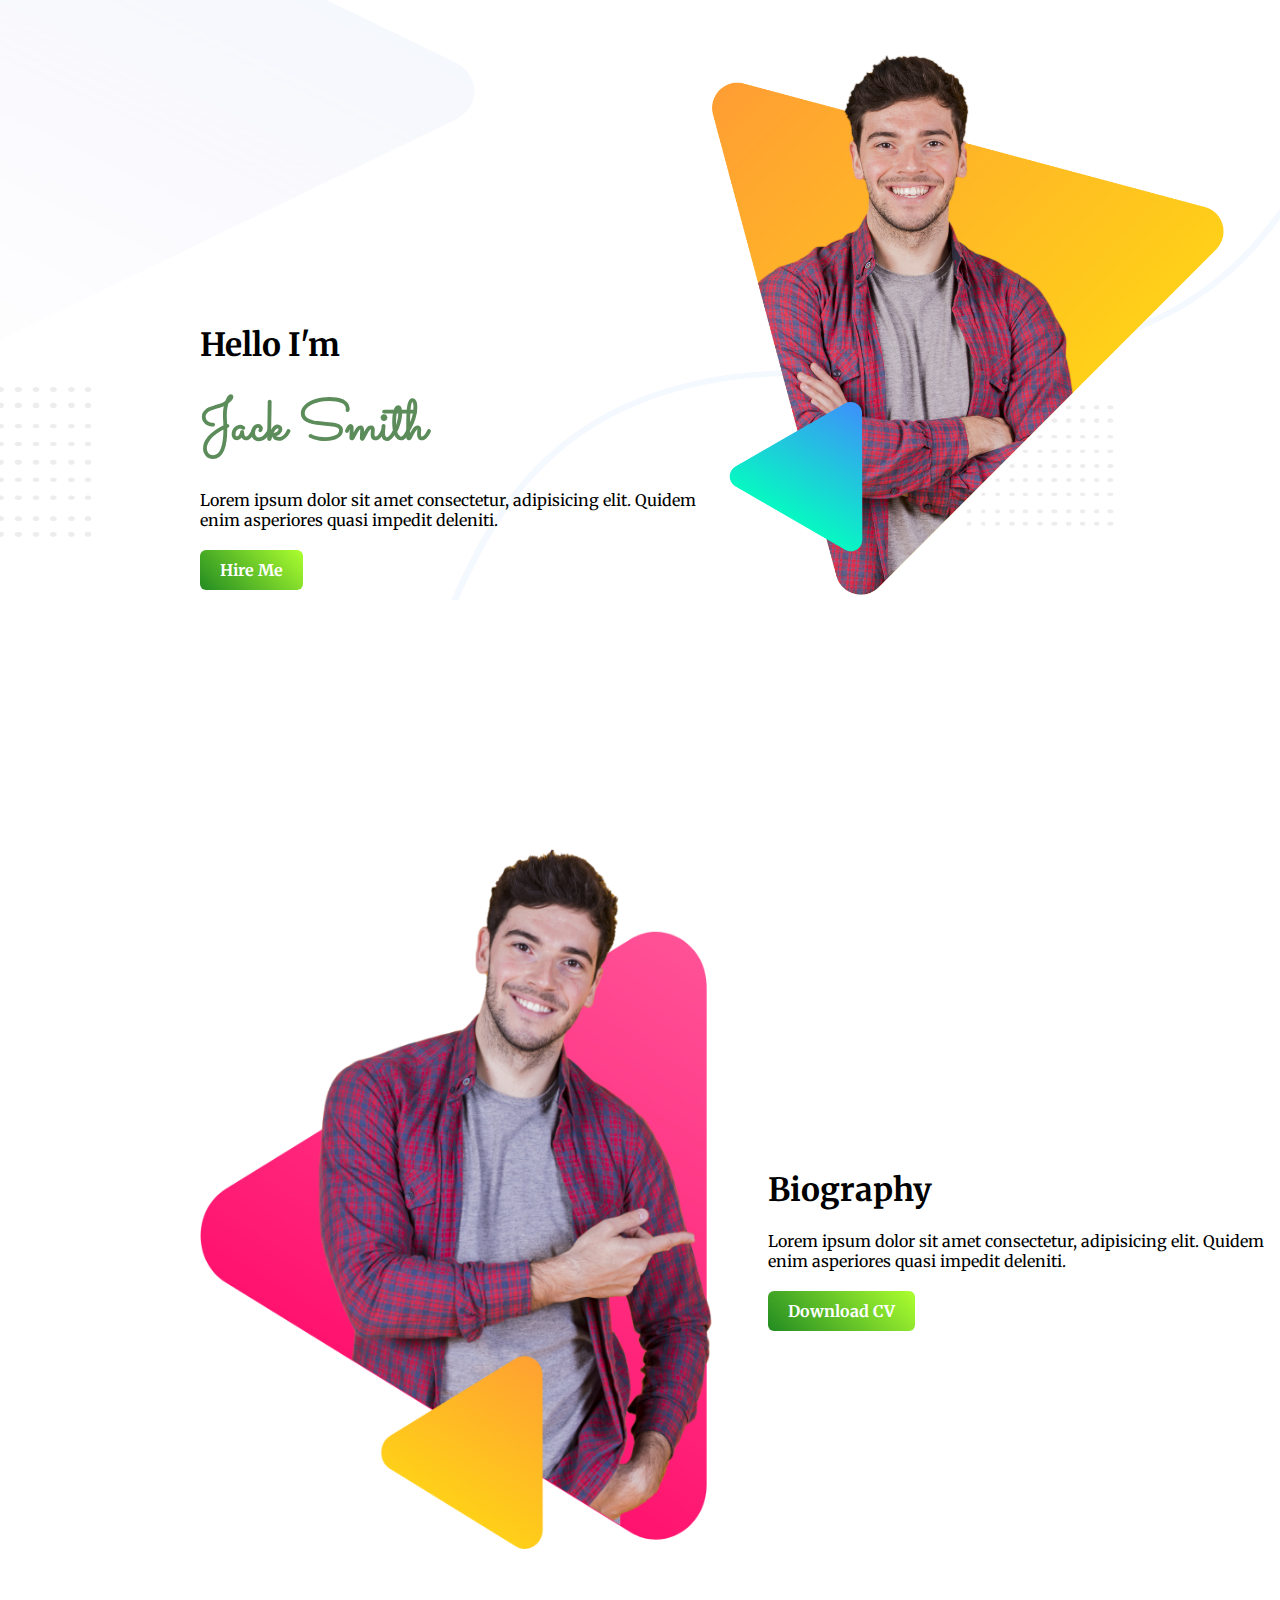
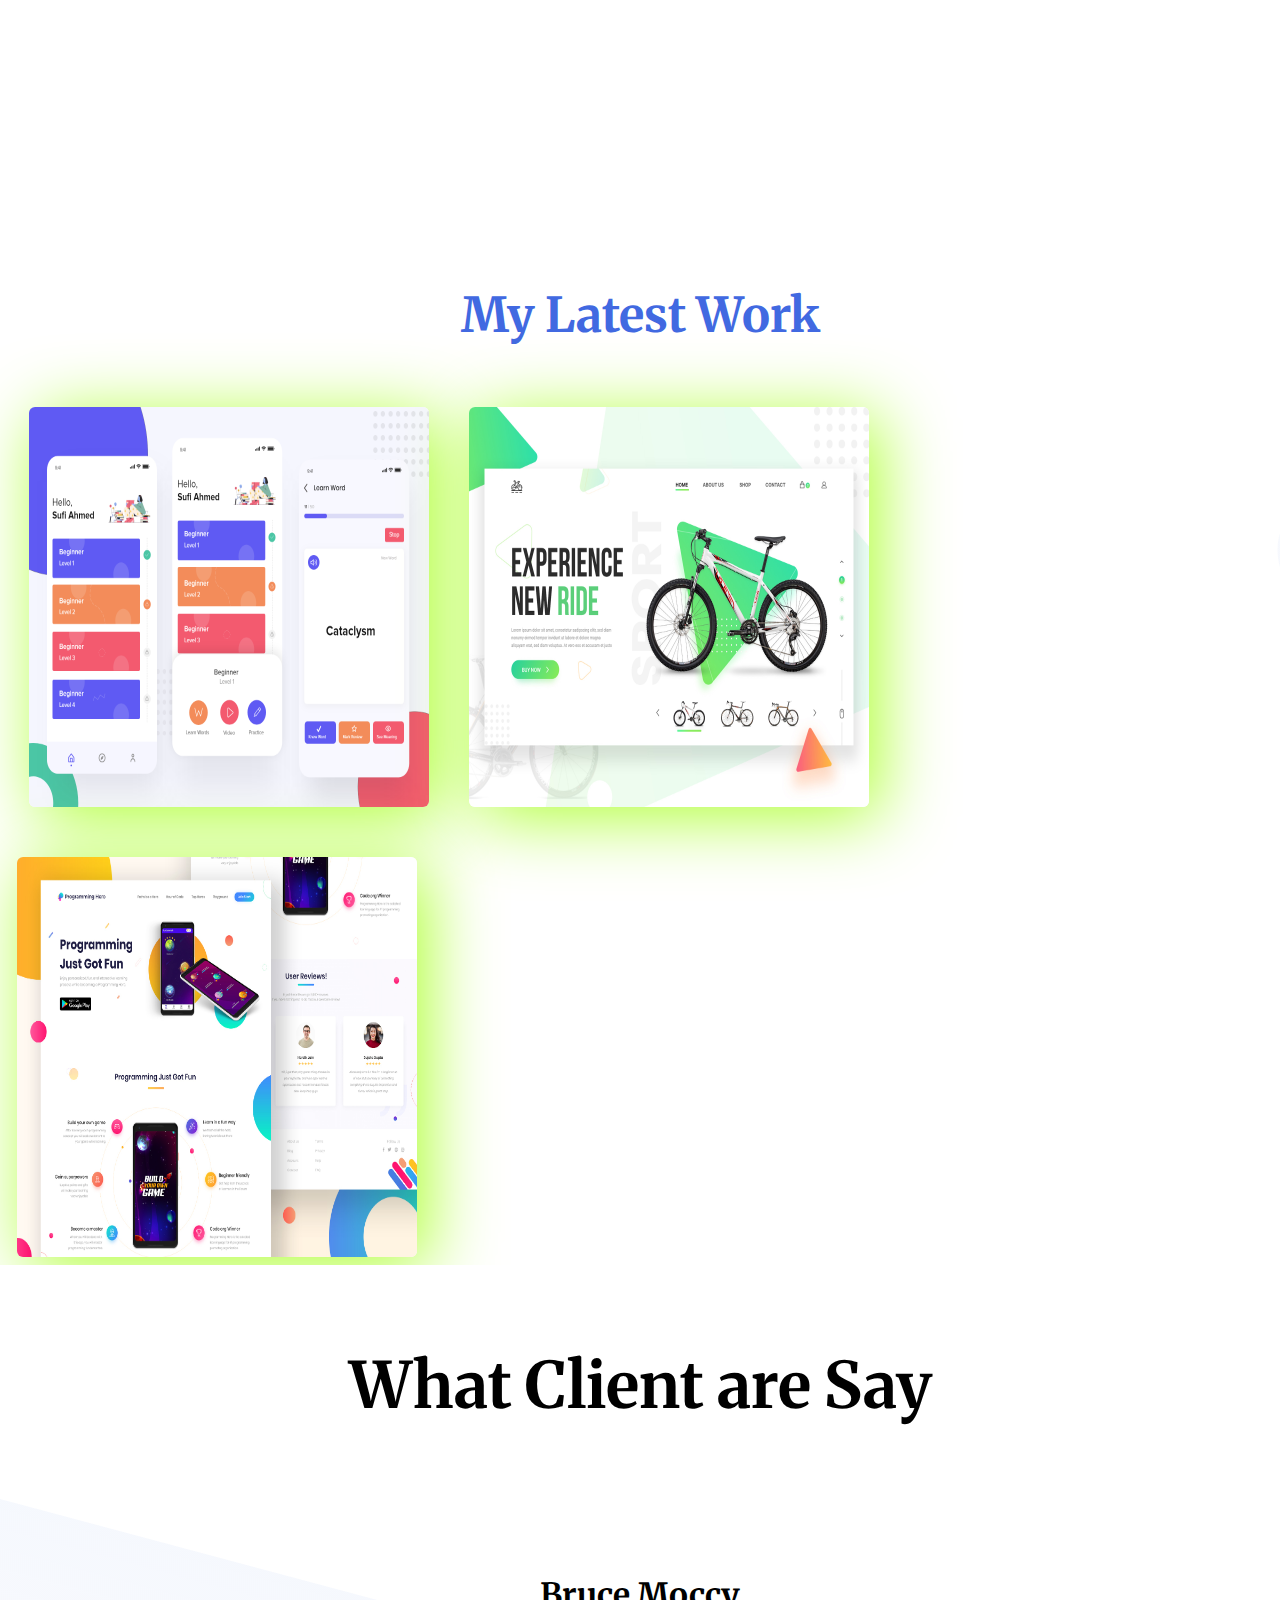
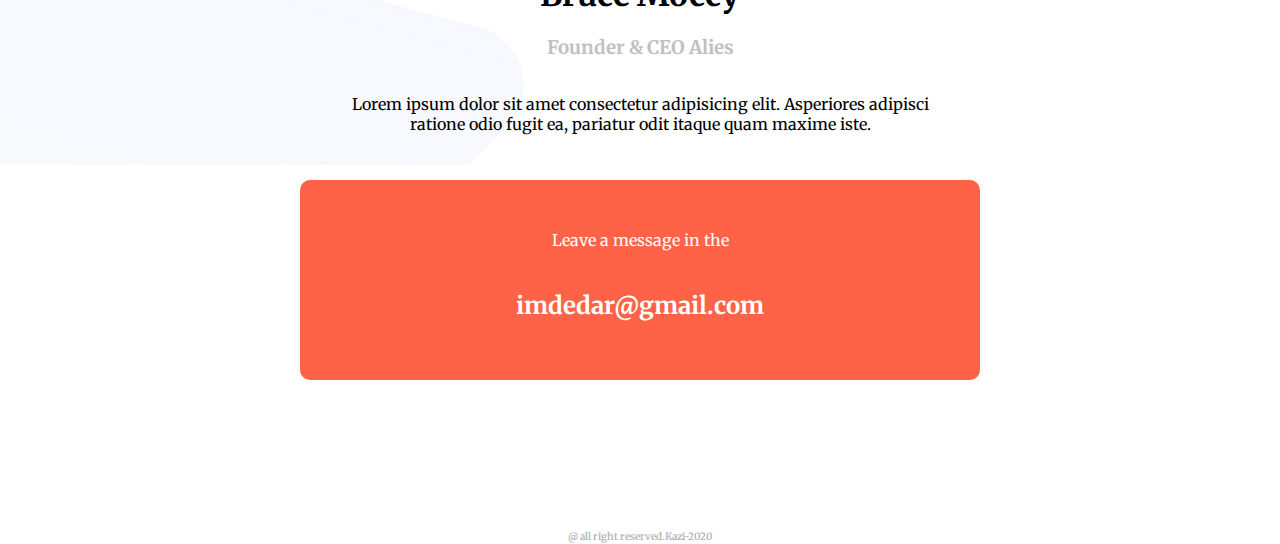
<file: index.html>
<!DOCTYPE html>
<html lang="en">
<head>
    <meta charset="UTF-8">
    <meta name="viewport" content="width=device-width, initial-scale=1.0">
    <title>Kazi Wesite</title>
    <link href="https://fonts.googleapis.com/css?family=Anton|Dancing+Script|Merriweather|Sacramento&display=swap" rel="stylesheet">
    <link rel="icon" href="favicon (1).ico">
    <link rel="stylesheet" href="style.css">
</head>
<body>
    <section class="top-banner">
        <img class="header-img" src="header-bg.png" alt="">
        <div class="half-width">
            <h1>Hello I'm</h1>
            <h1><span class="special-name">Jack Smith</span></h1>
            <p>Lorem ipsum dolor sit amet consectetur, adipisicing elit. Quidem enim asperiores quasi impedit deleniti.</p>
            <a class="button" href="https://www.facebook.com/profile.php?id=100007819035429" target="_blank">Hire Me</a>
        </div>
        <div class="half-width">
            <img class="peter-img" src="peter.png" alt="">
        </div>
    </section>
    <section class="middle-banner"> 
        <div class="half-width">
            <img class="peter-dream" src="peter_dream.png" alt="">
        </div>
        <div class="half-width-middle">
            <h1>Biography</h1>
            <p>Lorem ipsum dolor sit amet consectetur, adipisicing elit. Quidem enim asperiores quasi impedit deleniti.</p>
            <a class="button" href="https://www.facebook.com/profile.php?id=100007819035429" target="_blank">Download CV</a>
    </section>
    <section class="description">
        <h1 class="work-heading">My Latest Work</h1>
        <div class="work-1">
            <img class="image" src="/latest-work/work-1.png" alt="">
        </div>
        <div class="work-2">
            <img class="image"src="/latest-work/work-2.jpg" alt="">
        </div>
        <div class="work-3">
            <img class="image"src="/latest-work/work-3.jpg" alt="">
        </div>

    </section>
    <section class="footer">
        <div class="feedback">
            <h1 class="client">What Client are Say</h1>
            <h1 class="name">Bruce Moccy</h1>
            <h3><span class="fade-area">Founder & CEO Alies</span></h3>
            <div class="paragraph">
                <p>Lorem ipsum dolor sit amet consectetur adipisicing elit. Asperiores adipisci ratione odio fugit ea, pariatur odit itaque quam maxime iste.</p>
            </div>
            
            
        </div>
        <div class="message">
            <p class="client-sms">Leave a message in the</p>
            <h2 class="email">imdedar@gmail.com</h2>

        </div>
        <footer>
            <div class="footer-p">
                <p>@ all right reserved.Kazi-2020</p>
            </div>
            
        </footer>
    </section>
    
    
</body>
</html>
</file>
<file: style.css>
body{
    margin: 0;
    font-family: 'Merriweather' ;
}
.special-name{
    color: #5b8c5a;
    font-size: 3.5rem;
    font-weight: 900;
    font-family: 'Sacramento';
}
.top-banner{
    width: 100%;
    height: 300px;
}
.header-img{
    width: 100%;
    height: 600px;

}
.half-width{
    display: inline-block;
    position: relative;
    bottom: 300px;
    left: 200px;
    width: 40%;
    float: left;
}
.peter-img{
    width: 100%;
    height: auto;
    position: relative;
    display: inline-block;
    bottom: 250px;

}
p{
    margin-bottom: 30px;
}

.button{
    text-decoration: none;
    background-image: linear-gradient(45deg,forestgreen, greenyellow);
    padding: 10px 20px;
    border-radius: 6px;
    color: #ffffff;
    font-weight: 700;
}
.button:hover{
    color: darkcyan;
    text-transform: uppercase;

}
.middle-banner{
    width: 100%;
    height: 300px;
}
.peter-dream{
    width: 100%;
    height: 700px;
}
.half-width-middle{
    width: 40%;
    float: right;
    bottom: 100px;
}
.description{
    background-image: url("latest-work-bg.png");
    width: 100%;
    height: 500px;
    display: inline-block;
    position: relative;
}
.work-heading{
    text-align: center;
    color: royalblue;
    font-size: 3rem;
}

.work-1{
    width: 30%;
    height: 400px;
    display: inline-block;
    position: relative;
    margin: 2%;
}
.work-2{
    width: 30%
    height: 400px;
    display: inline-block;
    position: relative;
    margin: 2%;
}
.work-3{
    widows: 30%;
    height: 400px;
    display: inline-block;
    position: relative;
    margin: 1%;
}
.image{
    width: 400px;
    height: 400px;
    margin: 1%;
    box-shadow: 10px 10px 70px greenyellow;
    border-radius: 6px;
}
.footer{
    background-image: url("footer-bg.png");
    width: 100%;
    height: 500px;
    display: inline-block;
    position: relative;
}
.feedback{
    text-align: center;
    margin-top: 80px;
    
}
.client{
    font-size: 4rem;
}
.name{
    margin-top: 150px;
}
.fade-area{
    color: silver;
}
.paragraph{
    width: 600px;
    text-align: center;
    display: inline-block;
}
.message{
    background-color: tomato;
    width: auto;
    height: 200px;
    margin: 0 300px 20px;
    border-radius: 10px;
}
.client-sms{
    text-align: center;
    padding-top: 50px;
    color: #ffffff;
}
.email{
    text-align: center;
    padding-top: 10px;
    color: #ffffff;
}
.footer-p{
    text-align: center;
    margin-top: 150px;
    color: darkgrey;
    font-size: 10px;
}
</file>
